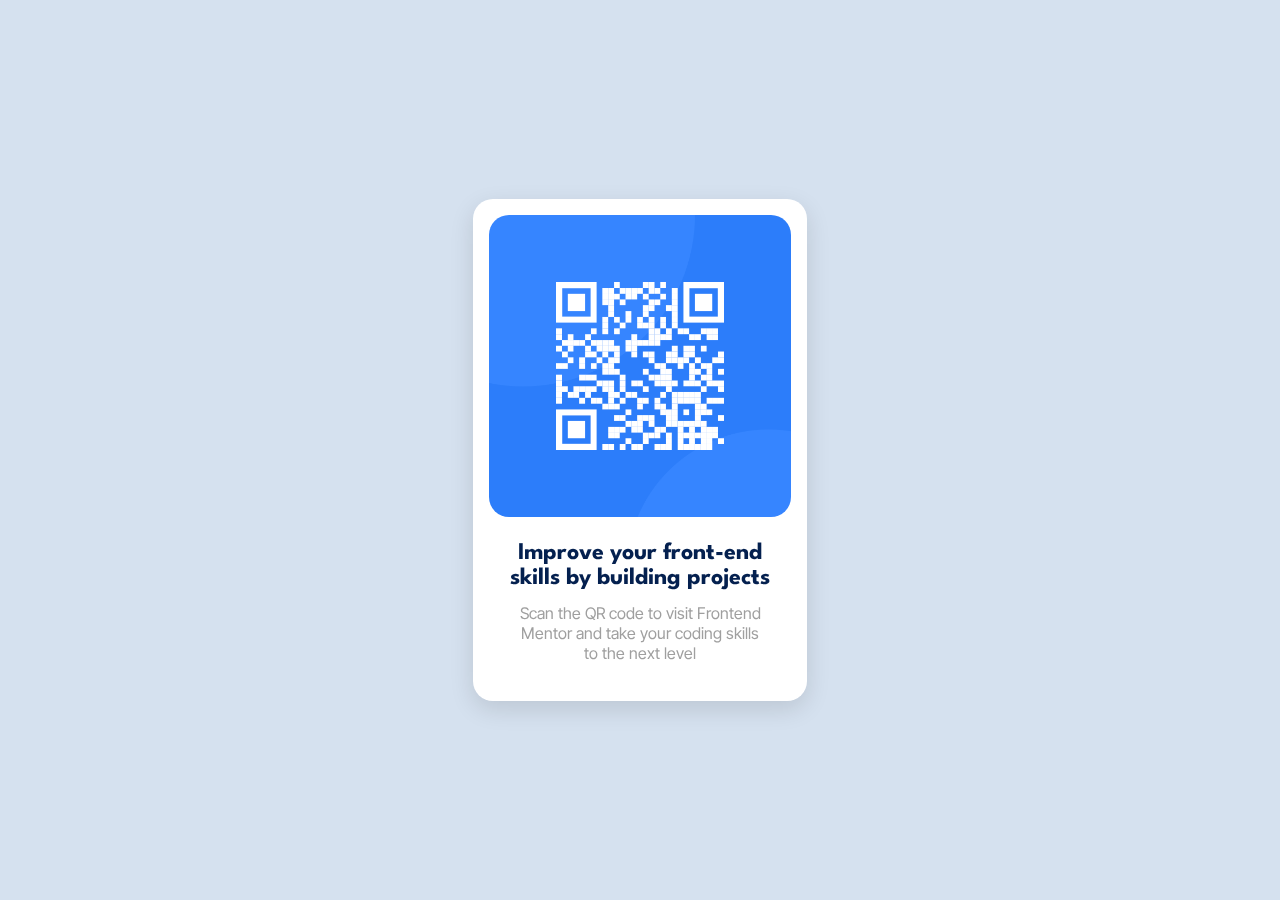
<file: #1/index.html>
<!DOCTYPE html>
<html lang="en">
<head>
    <meta charset="UTF-8">
    <meta name="viewport" content="width=device-width, initial-scale=1.0">

    <title>Document</title>
    <link rel="stylesheet" href="./style.css">
</head>
<body>
    <div class="card">
        <img src=".//image-qr-code.png" class="image">
        <div class="text">
            <h2>Improve your front-end skills by building projects</h2>
            <p>Scan the QR code to visit Frontend Mentor and take your coding skills to the next level</p>
        </div>
    </div>
</body>
</html>
</file>
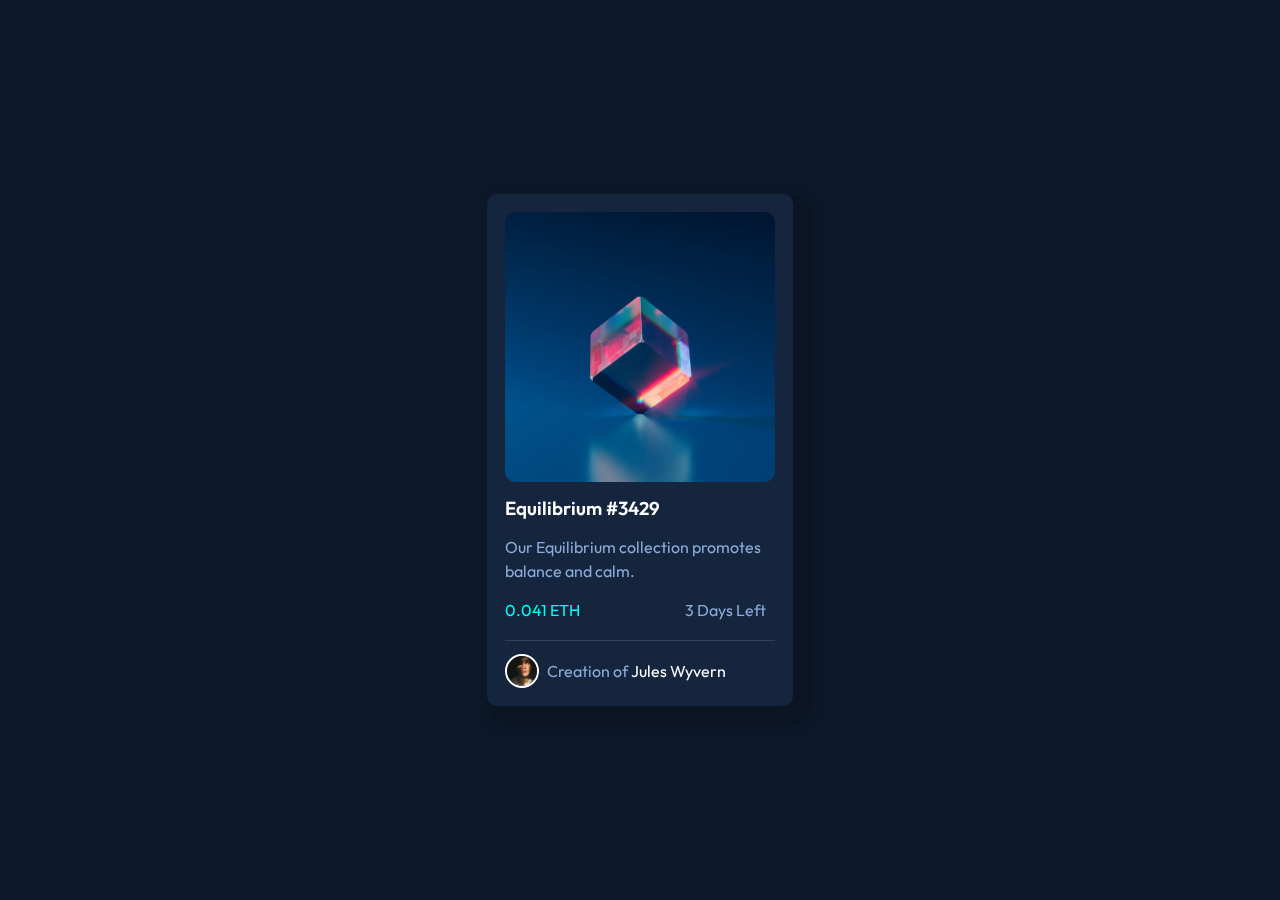
<file: #2/index.html>
<!DOCTYPE html>
<html lang="en">
<head>
    <meta charset="UTF-8">
    <meta name="viewport" content="width=device-width, initial-scale=1.0">
    <title>Document</title>
    
    <link rel="stylesheet" href="style.css">
</head>
<body>
    <div class="card">
        <img src="./image-equilibrium.jpg">
        <h3>Equilibrium #3429</h2>
        <p>Our Equilibrium collection promotes balance and calm.</p>

        <div class="eth-div">
            <p class="eth">0.041 ETH</p>
            <p class="part">3 Days Left</p>
        </div>

        <br>
        <div class="hr"></div>
        <div class="avatar">
            <img src="./image-avatar.png">
            <p>Creation of <span class="span">Jules Wyvern</span></p>
        </div>
    </div>
</body>
</html>
</file>
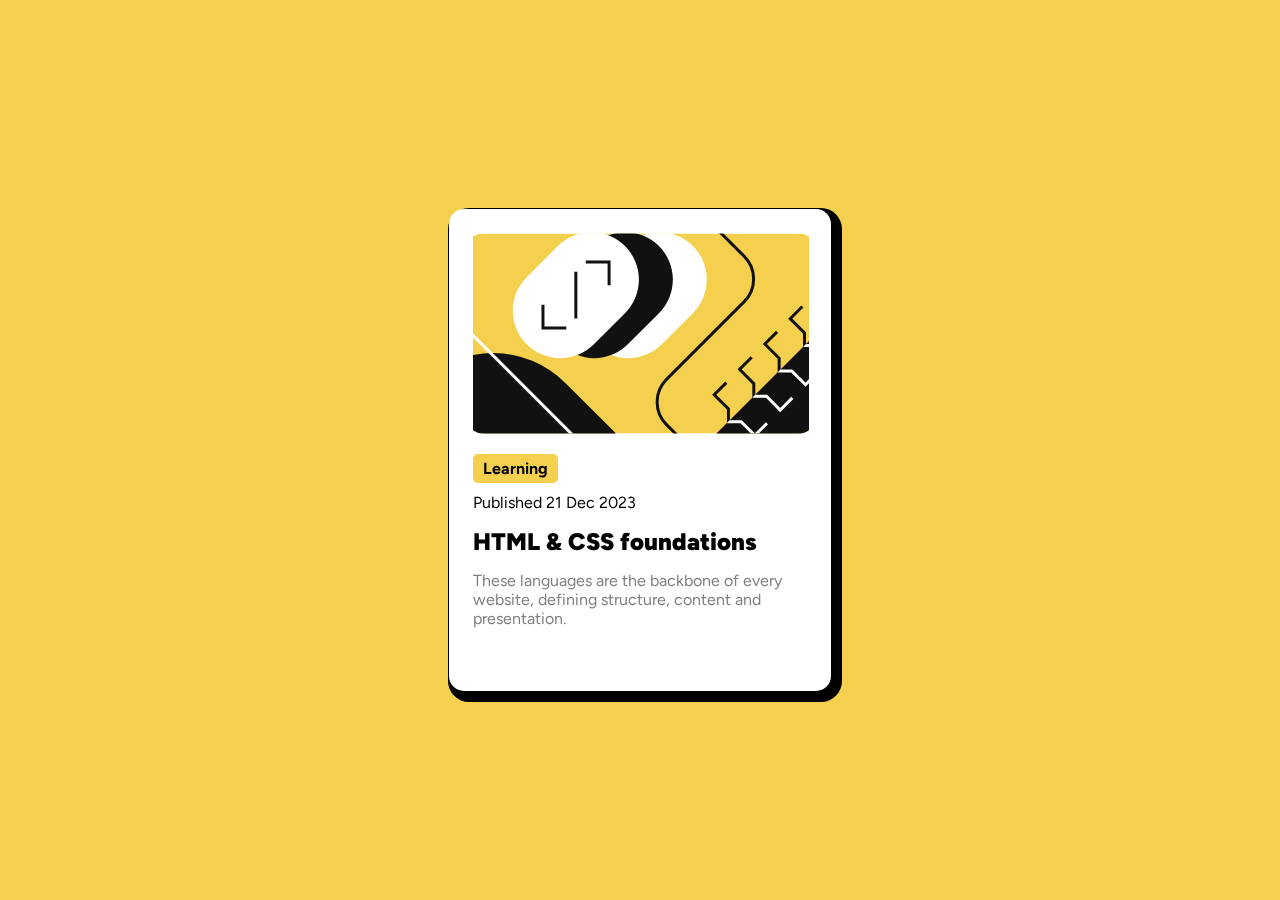
<file: #3/index.html>
<!DOCTYPE html>
<html lang="en">
<head>
    <meta charset="UTF-8">
    <meta name="viewport" content="width=device-width, initial-scale=1.0">

    <title>Document</title>
    <link rel="stylesheet" href="style.css">
</head>
<body>
    <div class="card">
        <img src="./illustration-article.svg">
        <div class="bg-text">
            <p class="learning">Learning</p>
            <p class="date">Published 21 Dec 2023</p>
            <h2>HTML & CSS foundations</h2>
            <p class="paragraph">These languages are the backbone of every website, defining structure, content and presentation.</p>
        </div>
    </div>
</body>
</html>
</file>
<file: #1/style.css>
@import url('https://fonts.googleapis.com/css2?family=Inter+Tight:ital,wght@0,100..900;1,100..900&family=League+Spartan:wght@100..900&display=swap');

* {
    margin: 0;
    padding: 0;
}

body {
    background-color: #D5E1EF;
}

.card {
    position: fixed;
    margin: auto;
    inset: 0;

    background-color: white;
    width: 302px;
    height: 470px;
    border-radius: 20px;

    padding: 16px;
    box-shadow: 0px 8px 25px 0px rgba(0, 0, 0, 0.123);
}

.image {
    width: 100%;
    border-radius: 20px;
}

.text {
    padding: 15px;
}

h2 {
    margin-top: 5px;
    line-height: 25px;
    font-family: 'League Spartan', sans-serif;
    text-align: center;
    color: rgb(4, 32, 79);
}

p {
    margin-top: 2px;
    padding: 10px;

    color: rgb(159, 159, 159);
    text-align: center;
    font-family: 'Inter Tight', sans-serif;
}
</file>
<file: #2/style.css>
@import url('https://fonts.googleapis.com/css2?family=Outfit:ital,wght@0,100;0,300;0,400;0,700;0,900;1,100;1,300;1,400;1,700;1,900&display=swap');

* {
    margin: 0;
    padding: 0;
}

body {
    background-color: hsl(217, 54%, 11%);
}

.card {
    border-radius: 10px;
    background-color: hsl(216, 50%, 16%);

    padding: 18px;
    width: 270px;
    height: 476px;

    position: fixed;
    margin: auto;
    inset: 0;

    box-shadow: 10px 10px 10px 10px hsl(215, 52%, 9%);
}

img {
    width: 100%;
    border-radius: 10px;
}

h3 {
    padding-top: 10px;
    color: white;
    font-family: 'Outfit', sans-serif;
    font-weight: 600;
}

p {
    padding-top: 15px;
    line-height: 24px;
    color: hsl(215, 51%, 70%);
    font-family: 'Outfit', sans-serif;
}

.eth-div {
    display: flex;
}

.eth-div img {
    width: 10px;
    height: 10px;
}

.eth {
    color: hsl(178, 100%, 50%);
}

.part {
    position: fixed;
    margin-left: 180px; 
}

.hr {
    background-color: hsl(215, 32%, 27%);
    width: 100%;
    height: 1px;
}

.avatar {
    padding-top: 13px;
    display: flex;
}

.avatar img {
    width: 30px;
    height: 30px;
    border: 2px solid white;
    border-radius: 100%;
}

.avatar p {
    position: fixed;
    margin-top: -10px;
    margin-left: 42px;
}

.span {
    color: white;
}
</file>
<file: #3/style.css>
@import url('https://fonts.googleapis.com/css2?family=Figtree:ital,wght@0,300..900;1,300..900&display=swap');

* {
    margin: 0;
    padding: 0;
    font-family: "Figtree", sans-serif;
}

body {
    background-color: hsl(47, 88%, 63%);
}

.card {
    background-color: white;
    width: 350px;
    height: 450px;
    border-radius: 15px;
    
    margin: auto;
    position: fixed;
    inset: 0;

    padding: 16px;

    box-shadow: 5px 5px 0px 6px black;
}

.card img {
    margin-top: 8px;
    border-radius: 20px;
    width: 352px;
    height: 201px;
}

.bg-text {
    padding: 8px;
    padding-top: 16px;
}

.learning {
    background-color: hsl(47, 88%, 63%);
    padding: 5px;
    border-radius: 5px;
    text-align: center;
    width: 75px;

    font-weight: bold;
}

.date {
    padding-top: 10px;
}

h2 {
    padding-top: 15px;
    font-weight: 900;
}

.paragraph {
    padding-top: 15px;
    color: hsl(0, 0%, 50%);
}
</file>
